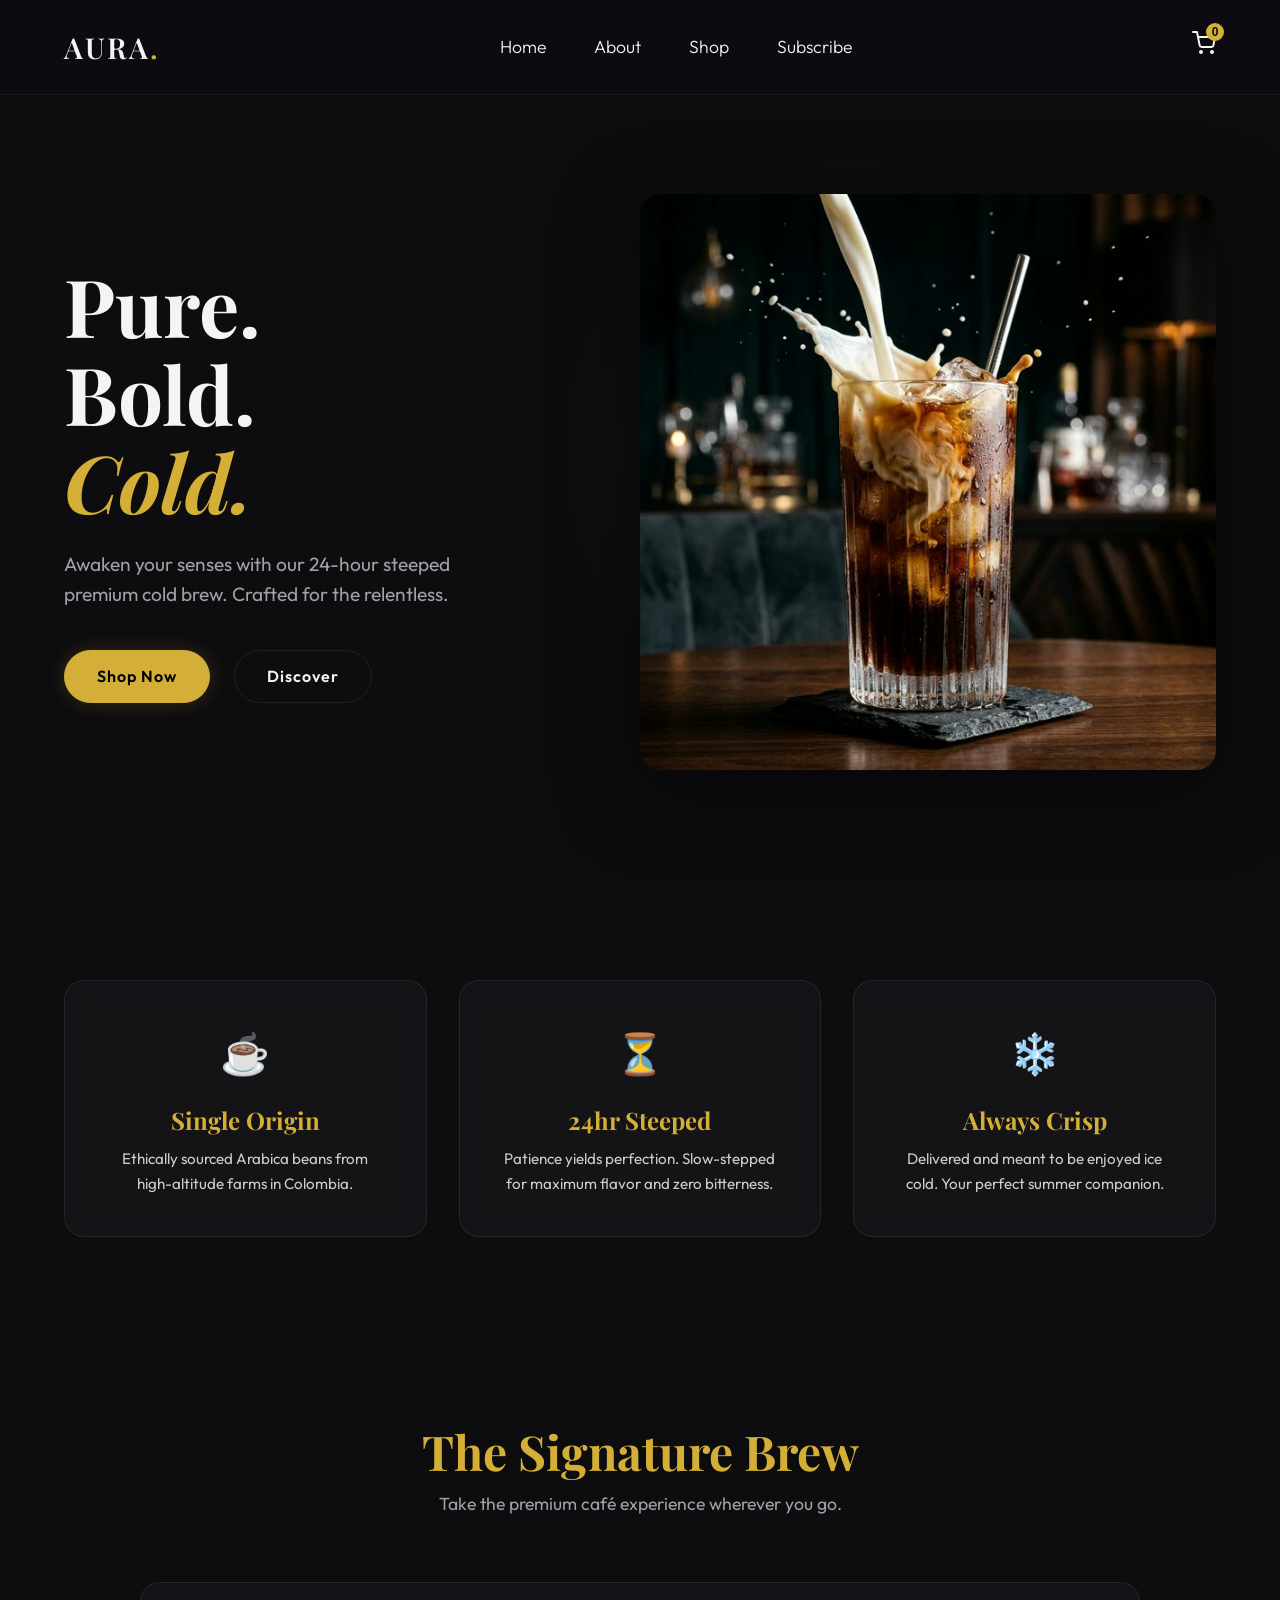
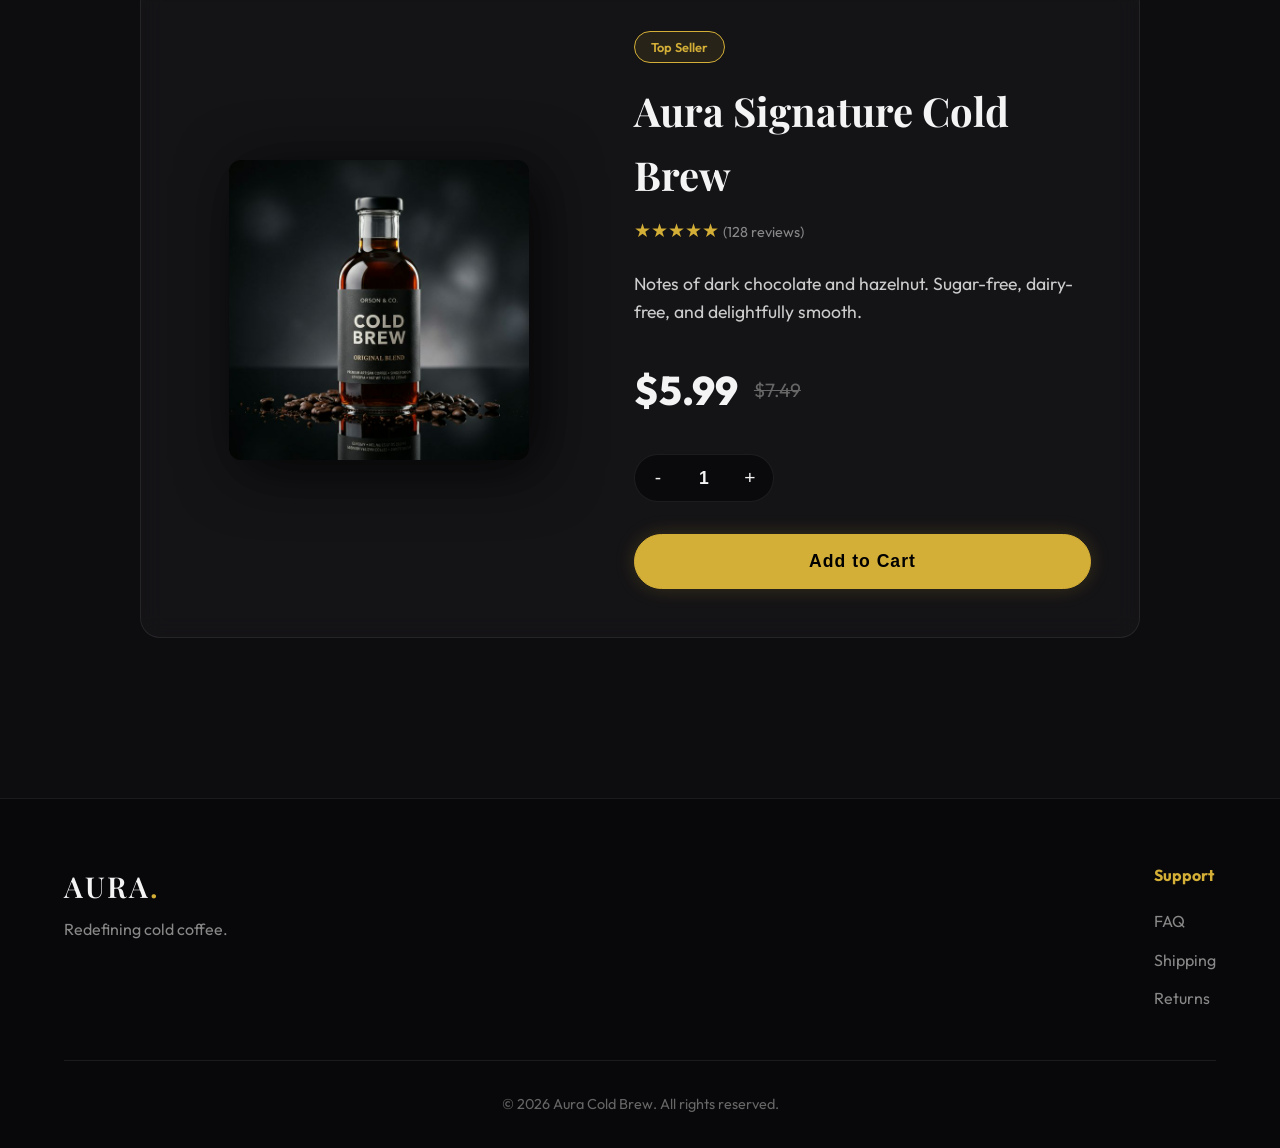
<file: index.html>
<!DOCTYPE html>
<html lang="en">
<head>
    <meta charset="UTF-8">
    <meta name="viewport" content="width=device-width, initial-scale=1.0">
    <title>Aura Cold Brew | Premium Iced Coffee</title>
    <meta name="description" content="Experience the smooth, bold taste of Aura premium cold brew coffee. Ready to drink, delicately crafted.">
    <link rel="stylesheet" href="styles.css">
    <link rel="preconnect" href="https://fonts.googleapis.com">
    <link rel="preconnect" href="https://fonts.gstatic.com" crossorigin>
    <link href="https://fonts.googleapis.com/css2?family=Outfit:wght@300;400;600;800&family=Playfair+Display:ital,wght@0,600;1,600&display=swap" rel="stylesheet">
    
    <!-- Google tag (gtag.js) -->
    <script async src="https://www.googletagmanager.com/gtag/js?id=G-XC15D5XS8V"></script>
    <script>
      window.dataLayer = window.dataLayer || [];
      function gtag(){dataLayer.push(arguments);}
      gtag('js', new Date());

      gtag('config', 'G-XC15D5XS8V');
    </script>
</head>
<body>
    <nav class="navbar">
        <div class="logo"><a href="index.html" style="text-decoration: none; color: inherit;">AURA<span>.</span></a></div>
        <ul class="nav-links">
            <li><a href="#home">Home</a></li>
            <li><a href="#about">About</a></li>
            <li><a href="#shop">Shop</a></li>
            <li><a href="subscribe.html">Subscribe</a></li>
        </ul>
        <div class="nav-actions">
            <button class="cart-btn" id="cartBtn" aria-label="Open Cart" onclick="window.location.href='cart.html'">
                <svg width="24" height="24" viewBox="0 0 24 24" fill="none" stroke="currentColor" stroke-width="2" stroke-linecap="round" stroke-linejoin="round"><circle cx="9" cy="21" r="1"></circle><circle cx="20" cy="21" r="1"></circle><path d="M1 1h4l2.68 13.39a2 2 0 0 0 2 1.61h9.72a2 2 0 0 0 2-1.61L23 6H6"></path></svg>
                <span class="cart-count">0</span>
            </button>
        </div>
    </nav>

    <main>
        <section id="home" class="hero">
            <div class="hero-content text-reveal">
                <h1>Pure.<br>Bold.<br><span>Cold.</span></h1>
                <p>Awaken your senses with our 24-hour steeped premium cold brew. Crafted for the relentless.</p>
                <div class="hero-buttons">
                    <a href="#shop" class="btn btn-primary">Shop Now</a>
                    <a href="#about" class="btn btn-secondary">Discover</a>
                </div>
            </div>
            <div class="hero-image-wrapper image-reveal">
                <img src="assets/hero.png" alt="Aura Cold Coffee Splash" class="hero-image">
                <div class="glow-effect"></div>
            </div>
        </section>

        <section id="about" class="features">
            <div class="feature-card glass">
                <div class="icon">☕</div>
                <h3>Single Origin</h3>
                <p>Ethically sourced Arabica beans from high-altitude farms in Colombia.</p>
            </div>
            <div class="feature-card glass">
                <div class="icon">⏳</div>
                <h3>24hr Steeped</h3>
                <p>Patience yields perfection. Slow-stepped for maximum flavor and zero bitterness.</p>
            </div>
            <div class="feature-card glass">
                <div class="icon">❄️</div>
                <h3>Always Crisp</h3>
                <p>Delivered and meant to be enjoyed ice cold. Your perfect summer companion.</p>
            </div>
        </section>

        <section id="shop" class="product-showcase">
            <div class="showcase-header">
                <h2>The Signature Brew</h2>
                <p>Take the premium café experience wherever you go.</p>
            </div>
            
            <div class="product-container glass">
                <div class="product-image">
                    <img src="assets/bottle.png" alt="Aura Cold Brew Bottle">
                </div>
                <div class="product-details">
                    <div class="product-badge">Top Seller</div>
                    <h3>Aura Signature Cold Brew</h3>
                    <div class="product-rating">
                        ★★★★★ <span>(128 reviews)</span>
                    </div>
                    <p class="product-desc">Notes of dark chocolate and hazelnut. Sugar-free, dairy-free, and delightfully smooth.</p>
                    <div class="product-price">$5.99 <span class="original-price">$7.49</span></div>
                    
                    <div class="quantity-selector">
                        <button class="qty-btn minus" aria-label="Decrease quantity">-</button>
                        <input type="number" id="qtyInput" value="1" min="1" max="20" aria-label="Quantity">
                        <button class="qty-btn plus" aria-label="Increase quantity">+</button>
                    </div>
                    
                    <button class="btn btn-primary add-to-cart-btn" id="addToCartBtn">
                        Add to Cart
                    </button>
                </div>
            </div>
        </section>
    </main>

    <footer class="footer">
        <div class="footer-content">
            <div class="footer-brand">
                <div class="logo">AURA<span>.</span></div>
                <p>Redefining cold coffee.</p>
            </div>
            <div class="footer-links">
                <h4>Support</h4>
                <a href="#">FAQ</a>
                <a href="#">Shipping</a>
                <a href="#">Returns</a>
            </div>
        </div>
        <div class="footer-bottom">
            <p>&copy; 2026 Aura Cold Brew. All rights reserved.</p>
        </div>
    </footer>

    <!-- Simple Cart Toast -->
    <div id="toast" class="toast">Added to cart successfully!</div>

    <script src="script.js"></script>
</body>
</html>
</file>
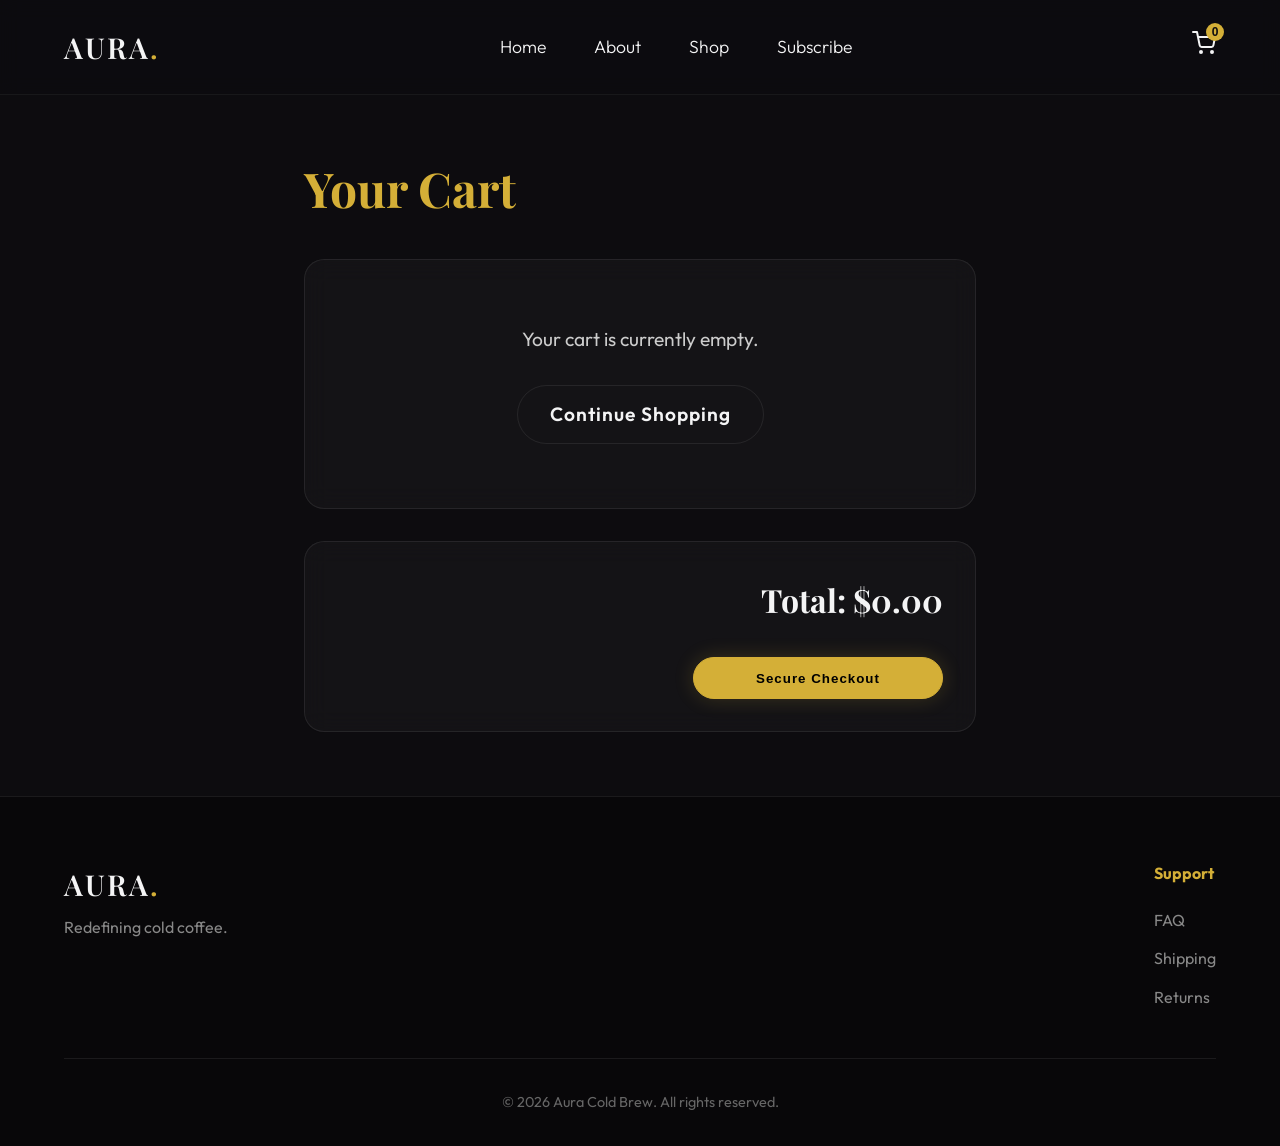
<file: cart.html>
<!DOCTYPE html>
<html lang="en">
<head>
    <meta charset="UTF-8">
    <meta name="viewport" content="width=device-width, initial-scale=1.0">
    <title>Your Cart | Aura Cold Brew</title>
    <link rel="stylesheet" href="styles.css">
    <link href="https://fonts.googleapis.com/css2?family=Outfit:wght@300;400;600;800&family=Playfair+Display:ital,wght@0,600;1,600&display=swap" rel="stylesheet">
</head>
<body>
    <nav class="navbar">
        <div class="logo"><a href="index.html" style="text-decoration: none; color: inherit;">AURA<span>.</span></a></div>
        <ul class="nav-links">
            <li><a href="index.html#home">Home</a></li>
            <li><a href="index.html#about">About</a></li>
            <li><a href="index.html#shop">Shop</a></li>
            <li><a href="subscribe.html">Subscribe</a></li>
        </ul>
        <div class="nav-actions">
            <button class="cart-btn" id="cartBtn" aria-label="Open Cart" onclick="window.location.href='cart.html'">
                <svg width="24" height="24" viewBox="0 0 24 24" fill="none" stroke="currentColor" stroke-width="2" stroke-linecap="round" stroke-linejoin="round"><circle cx="9" cy="21" r="1"></circle><circle cx="20" cy="21" r="1"></circle><path d="M1 1h4l2.68 13.39a2 2 0 0 0 2 1.61h9.72a2 2 0 0 0 2-1.61L23 6H6"></path></svg>
                <span class="cart-count">0</span>
            </button>
        </div>
    </nav>

    <main style="padding-top: 150px; min-height: 80vh; max-width: 800px; margin: 0 auto; padding-left: 5%; padding-right: 5%;">
        <h1 style="margin-bottom: 2rem; font-size: 3rem; color: var(--accent-color);">Your Cart</h1>
        <div id="cartItemsContainer" class="glass" style="padding: 2rem; margin-bottom: 2rem;">
            <!-- Cart items injected here via JS -->
        </div>
        <div class="cart-summary glass" style="padding: 2rem; text-align: right;">
            <h2 style="font-size: 2rem; margin-bottom: 1rem;">Total: $<span id="cartTotalDisplay">0.00</span></h2>
            <button class="btn btn-primary" style="margin-top: 1rem; width: 100%; max-width: 250px;">Secure Checkout</button>
        </div>
    </main>

    <footer class="footer">
        <div class="footer-content">
            <div class="footer-brand">
                <div class="logo">AURA<span>.</span></div>
                <p>Redefining cold coffee.</p>
            </div>
            <div class="footer-links">
                <h4>Support</h4>
                <a href="#">FAQ</a>
                <a href="#">Shipping</a>
                <a href="#">Returns</a>
            </div>
        </div>
        <div class="footer-bottom">
            <p>&copy; 2026 Aura Cold Brew. All rights reserved.</p>
        </div>
    </footer>

    <script src="script.js"></script>
    <script>
        document.addEventListener('DOMContentLoaded', () => {
            const cartItemsContainer = document.getElementById('cartItemsContainer');
            const cartTotalDisplay = document.getElementById('cartTotalDisplay');
            let currentCart = JSON.parse(localStorage.getItem('auraCart')) || [];

            function renderCart() {
                cartItemsContainer.innerHTML = '';
                let total = 0;

                if (currentCart.length === 0) {
                    cartItemsContainer.innerHTML = '<p style="color: #ccc; text-align: center; font-size: 1.2rem; padding: 2rem;">Your cart is currently empty. <br><br> <a href="index.html#shop" class="btn btn-secondary">Continue Shopping</a></p>';
                    cartTotalDisplay.textContent = '0.00';
                    return;
                }

                currentCart.forEach((item, index) => {
                    total += item.price * item.quantity;
                    cartItemsContainer.innerHTML += `
                        <div style="display: flex; justify-content: space-between; align-items: center; border-bottom: 1px solid var(--glass-border); padding: 1.5rem 0;">
                            <div style="display: flex; align-items: center; gap: 1.5rem;">
                                <img src="${item.image}" alt="${item.name}" style="width: 70px; height: auto; border-radius: 8px;">
                                <div>
                                    <h3 style="font-size: 1.3rem; margin-bottom: 0.5rem;">${item.name}</h3>
                                    <p style="color: #aaa; margin: 0; font-family: 'Outfit', sans-serif;">$${item.price.toFixed(2)} x ${item.quantity}</p>
                                </div>
                            </div>
                            <button class="btn btn-secondary" onclick="removeItem(${index})" style="padding: 0.5rem 1rem; font-size: 0.9rem;">Remove</button>
                        </div>
                    `;
                });
                cartTotalDisplay.textContent = total.toFixed(2);
            }

            window.removeItem = function(index) {
                currentCart.splice(index, 1);
                localStorage.setItem('auraCart', JSON.stringify(currentCart));
                window.location.reload();
            }

            renderCart();
        });
    </script>
</body>
</html>
</file>
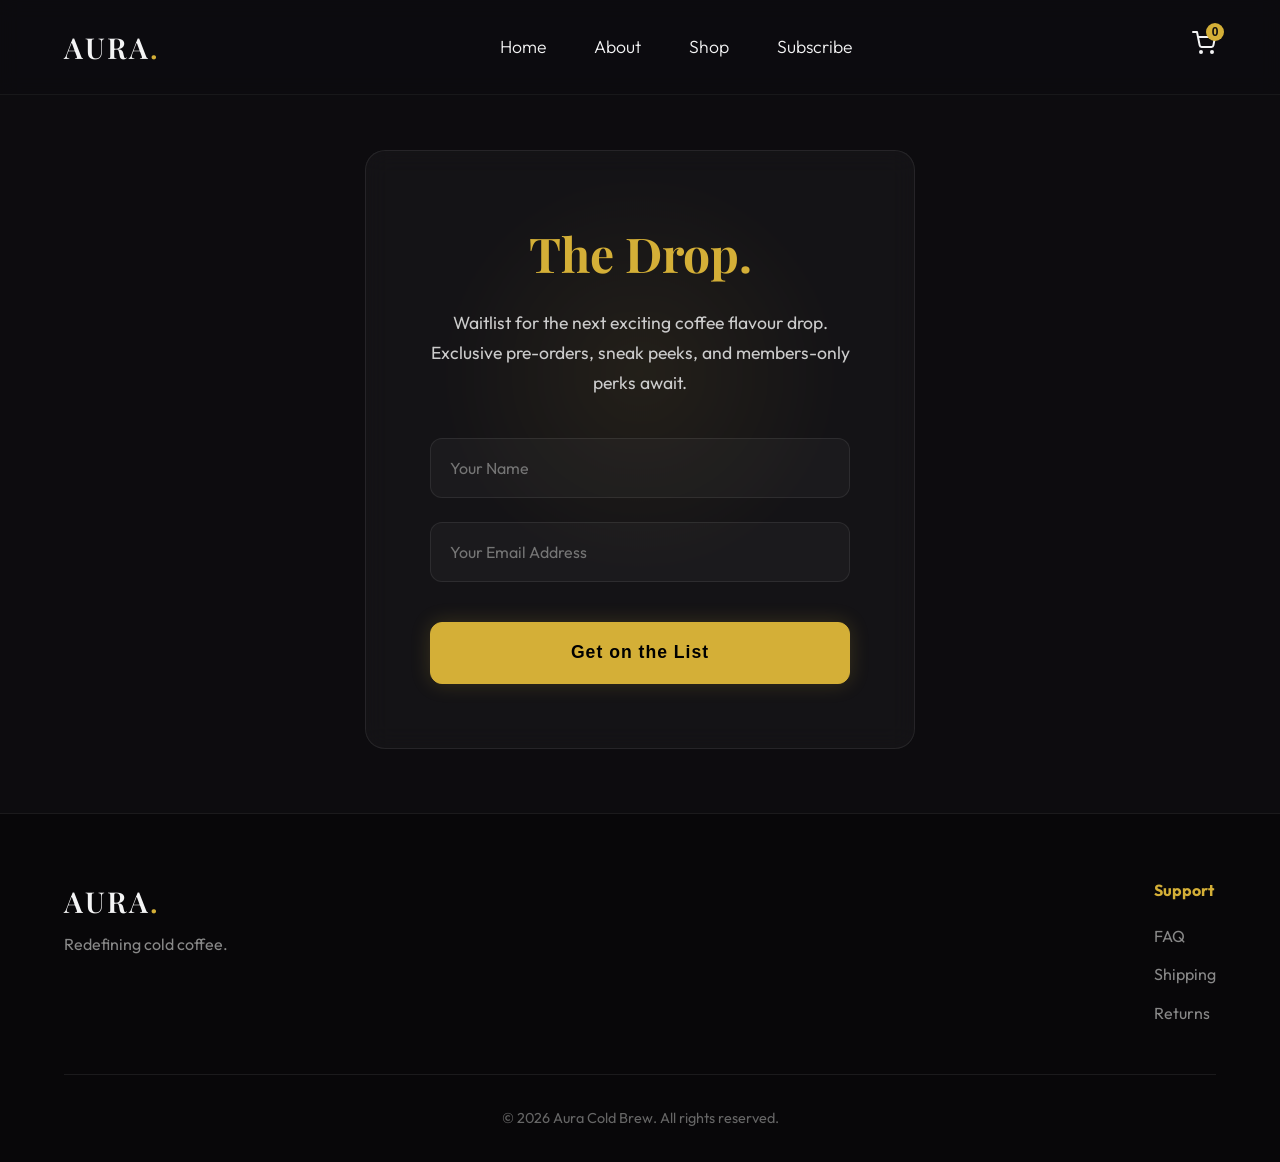
<file: subscribe.html>
<!DOCTYPE html>
<html lang="en">
<head>
    <meta charset="UTF-8">
    <meta name="viewport" content="width=device-width, initial-scale=1.0">
    <title>Subscribe | Aura Cold Brew</title>
    <link rel="stylesheet" href="styles.css">
    <link href="https://fonts.googleapis.com/css2?family=Outfit:wght@300;400;600;800&family=Playfair+Display:ital,wght@0,600;1,600&display=swap" rel="stylesheet">
</head>
<body>
    <nav class="navbar">
        <div class="logo"><a href="index.html" style="text-decoration: none; color: inherit;">AURA<span>.</span></a></div>
        <ul class="nav-links">
            <li><a href="index.html#home">Home</a></li>
            <li><a href="index.html#about">About</a></li>
            <li><a href="index.html#shop">Shop</a></li>
            <li><a href="subscribe.html">Subscribe</a></li>
        </ul>
        <div class="nav-actions">
            <button class="cart-btn" id="cartBtn" aria-label="Open Cart" onclick="window.location.href='cart.html'">
                <svg width="24" height="24" viewBox="0 0 24 24" fill="none" stroke="currentColor" stroke-width="2" stroke-linecap="round" stroke-linejoin="round"><circle cx="9" cy="21" r="1"></circle><circle cx="20" cy="21" r="1"></circle><path d="M1 1h4l2.68 13.39a2 2 0 0 0 2 1.61h9.72a2 2 0 0 0 2-1.61L23 6H6"></path></svg>
                <span class="cart-count">0</span>
            </button>
        </div>
    </nav>

    <main style="padding-top: 150px; min-height: 80vh; display: flex; justify-content: center; align-items: center; padding-left: 5%; padding-right: 5%; position: relative;">
        <!-- decorative background -->
        <div style="position: absolute; width: 400px; height: 400px; background: radial-gradient(circle, rgba(212,175,55,0.08) 0%, rgba(13,12,15,0) 70%); top: 50%; left: 50%; transform: translate(-50%, -50%); z-index: -1;"></div>
        
        <div class="subscribe-container glass" style="max-width: 550px; width: 100%; padding: 4rem; text-align: center; border-radius: 20px;">
            <h2 style="font-size: 3rem; color: var(--accent-color); margin-bottom: 1rem;">The Drop.</h2>
            <p style="color: #ccc; margin-bottom: 2.5rem; font-size: 1.1rem; line-height: 1.7;">Waitlist for the next exciting coffee flavour drop. Exclusive pre-orders, sneak peeks, and members-only perks await.</p>
            <form onsubmit="event.preventDefault(); document.getElementById('formSuccess').style.display='block'; this.reset();" style="display: flex; flex-direction: column; gap: 1.5rem;">
                <input type="text" placeholder="Your Name" required style="padding: 1.2rem; border-radius: 12px; border: 1px solid var(--glass-border); background: rgba(255,255,255,0.03); color: #fff; font-family: inherit; font-size: 1rem; transition: border 0.3s; outline: none;" onfocus="this.style.borderColor='var(--accent-color)'" onblur="this.style.borderColor='var(--glass-border)'">
                <input type="email" placeholder="Your Email Address" required style="padding: 1.2rem; border-radius: 12px; border: 1px solid var(--glass-border); background: rgba(255,255,255,0.03); color: #fff; font-family: inherit; font-size: 1rem; transition: border 0.3s; outline: none;" onfocus="this.style.borderColor='var(--accent-color)'" onblur="this.style.borderColor='var(--glass-border)'">
                <button type="submit" class="btn btn-primary" style="margin-top: 1rem; padding: 1.2rem; font-size: 1.1rem; border-radius: 12px;">Get on the List</button>
            </form>
            <p id="formSuccess" style="display: none; color: #4caf50; margin-top: 2rem; font-weight: 600; font-size: 1.1rem;">You're on the list. We'll be in touch soon!</p>
        </div>
    </main>

    <footer class="footer">
        <div class="footer-content">
            <div class="footer-brand">
                <div class="logo">AURA<span>.</span></div>
                <p>Redefining cold coffee.</p>
            </div>
            <div class="footer-links">
                <h4>Support</h4>
                <a href="#">FAQ</a>
                <a href="#">Shipping</a>
                <a href="#">Returns</a>
            </div>
        </div>
        <div class="footer-bottom">
            <p>&copy; 2026 Aura Cold Brew. All rights reserved.</p>
        </div>
    </footer>

    <script src="script.js"></script>
</body>
</html>
</file>
<file: styles.css>
:root {
    --bg-color: #0d0c0f;
    --text-color: #f4f4f5;
    --accent-color: #d4af37;
    --accent-hover: #b8962c;
    --glass-bg: rgba(255, 255, 255, 0.03);
    --glass-border: rgba(255, 255, 255, 0.08);
}

* {
    margin: 0;
    padding: 0;
    box-sizing: border-box;
    scroll-behavior: smooth;
}

body {
    font-family: 'Outfit', sans-serif;
    background-color: var(--bg-color);
    color: var(--text-color);
    line-height: 1.6;
    overflow-x: hidden;
}

h1, h2, h3, .logo {
    font-family: 'Playfair Display', serif;
}

/* Animations */
@keyframes fadeIn {
    from { opacity: 0; transform: translateY(20px); }
    to { opacity: 1; transform: translateY(0); }
}

@keyframes float {
    0% { transform: translateY(0px) rotate(0deg); }
    50% { transform: translateY(-15px) rotate(2deg); }
    100% { transform: translateY(0px) rotate(0deg); }
}

.glass {
    background: var(--glass-bg);
    backdrop-filter: blur(12px);
    -webkit-backdrop-filter: blur(12px);
    border: 1px solid var(--glass-border);
    border-radius: 20px;
}

/* Navbar */
.navbar {
    position: fixed;
    top: 0;
    width: 100%;
    display: flex;
    flex-wrap: wrap;
    justify-content: space-between;
    align-items: center;
    padding: 1.5rem 5%;
    z-index: 1000;
    background: rgba(13, 12, 15, 0.8);
    backdrop-filter: blur(10px);
    border-bottom: 1px solid rgba(255, 255, 255, 0.05);
    transition: all 0.3s ease;
    gap: 0.5rem;
}

.logo {
    font-size: 1.8rem;
    font-weight: 600;
    letter-spacing: 2px;
}
.logo span { color: var(--accent-color); }

.nav-links {
    display: flex;
    list-style: none;
    gap: 3rem;
    flex-wrap: wrap;
}

.nav-links a {
    color: var(--text-color);
    text-decoration: none;
    font-weight: 300;
    font-size: 1.1rem;
    transition: color 0.3s ease;
    position: relative;
}

.nav-links a::after {
    content: '';
    position: absolute;
    width: 0;
    height: 1px;
    bottom: -4px;
    left: 0;
    background-color: var(--accent-color);
    transition: width 0.3s ease;
}

.nav-links a:hover { color: var(--accent-color); }
.nav-links a:hover::after { width: 100%; }

.cart-btn {
    background: transparent;
    border: none;
    color: var(--text-color);
    cursor: pointer;
    position: relative;
    transition: transform 0.2s ease;
}
.cart-btn:hover {
    transform: scale(1.1);
    color: var(--accent-color);
}
.cart-count {
    position: absolute;
    top: -8px;
    right: -8px;
    background: var(--accent-color);
    color: var(--bg-color);
    font-size: 0.75rem;
    font-weight: 600;
    width: 18px;
    height: 18px;
    border-radius: 50%;
    display: flex;
    justify-content: center;
    align-items: center;
}

/* Button Styles */
.btn {
    display: inline-block;
    padding: 0.8rem 2rem;
    border-radius: 30px;
    text-decoration: none;
    font-weight: 600;
    transition: all 0.3s ease;
    cursor: pointer;
    letter-spacing: 1px;
}

.btn-primary {
    background: var(--accent-color);
    color: #000;
    border: 1px solid var(--accent-color);
    box-shadow: 0 0 20px rgba(212, 175, 55, 0.2);
}

.btn-primary:hover {
    background: var(--accent-hover);
    box-shadow: 0 0 30px rgba(212, 175, 55, 0.4);
    transform: translateY(-2px);
}

.btn-secondary {
    background: transparent;
    color: var(--text-color);
    border: 1px solid var(--glass-border);
}
.btn-secondary:hover {
    border-color: var(--accent-color);
    color: var(--accent-color);
}

/* Hero Section */
.hero {
    min-height: 100vh;
    display: flex;
    align-items: center;
    justify-content: space-between;
    padding: 8rem 5% 4rem;
    position: relative;
}

.hero::before {
    content: '';
    position: absolute;
    width: 600px;
    height: 600px;
    background: radial-gradient(circle, rgba(212,175,55,0.08) 0%, rgba(13,12,15,0) 70%);
    top: 50%;
    right: 10%;
    transform: translateY(-50%);
    z-index: -1;
}

.hero-content {
    flex: 1;
    max-width: 600px;
    z-index: 2;
    animation: fadeIn 1s forwards ease-out;
}

.hero-content h1 {
    font-size: 5rem;
    line-height: 1.1;
    margin-bottom: 1.5rem;
}
.hero-content h1 span {
    color: var(--accent-color);
    font-style: italic;
}

.hero-content p {
    font-size: 1.2rem;
    color: #a0a0a5;
    margin-bottom: 2.5rem;
    max-width: 450px;
}

.hero-buttons {
    display: flex;
    gap: 1.5rem;
}

.hero-image-wrapper {
    flex: 1;
    position: relative;
    display: flex;
    justify-content: center;
    align-items: center;
    height: 600px;
}

.hero-image {
    max-width: 100%;
    max-height: 110%;
    object-fit: contain;
    animation: float 6s ease-in-out infinite;
    filter: drop-shadow(0 20px 40px rgba(0,0,0,0.5));
    border-radius: 20px;
}

/* Features */
.features {
    display: grid;
    grid-template-columns: repeat(3, 1fr);
    gap: 2rem;
    padding: 5rem 5%;
}

.feature-card {
    padding: 2.5rem;
    text-align: center;
    transition: transform 0.3s ease, background 0.3s ease;
}

.feature-card:hover {
    transform: translateY(-10px);
    background: rgba(255, 255, 255, 0.05);
}

.feature-card .icon {
    font-size: 2.5rem;
    margin-bottom: 1rem;
}
.feature-card h3 {
    font-size: 1.5rem;
    margin-bottom: 0.5rem;
    color: var(--accent-color);
}
.feature-card p {
    color: #ccc;
    font-size: 0.95rem;
}

/* Showcase Section */
.product-showcase {
    padding: 6rem 5%;
}

.showcase-header {
    text-align: center;
    margin-bottom: 4rem;
}
.showcase-header h2 {
    font-size: 3rem;
    color: var(--accent-color);
}
.showcase-header p {
    color: #a0a0a5;
    font-size: 1.1rem;
}

.product-container {
    display: flex;
    align-items: center;
    max-width: 1000px;
    margin: 0 auto;
    padding: 3rem;
    gap: 4rem;
}

.product-image {
    flex: 1;
    display: flex;
    justify-content: center;
}
.product-image img {
    max-width: 300px;
    filter: drop-shadow(10px 10px 30px rgba(0,0,0,0.8));
    animation: float 8s ease-in-out infinite reverse;
    border-radius: 12px;
}

.product-details {
    flex: 1.2;
}

.product-badge {
    background: rgba(212, 175, 55, 0.1);
    color: var(--accent-color);
    padding: 0.3rem 1rem;
    border-radius: 20px;
    display: inline-block;
    font-size: 0.8rem;
    font-weight: 600;
    margin-bottom: 1rem;
    border: 1px solid var(--accent-color);
}

.product-details h3 {
    font-size: 2.5rem;
    margin-bottom: 0.5rem;
}

.product-rating {
    color: var(--accent-color);
    margin-bottom: 1.5rem;
    font-size: 1.2rem;
}
.product-rating span {
    color: #888;
    font-size: 0.9rem;
    font-family: 'Outfit', sans-serif;
}

.product-desc {
    color: #ccc;
    margin-bottom: 2rem;
    font-size: 1.1rem;
}

.product-price {
    font-size: 2.5rem;
    font-weight: 800;
    color: var(--text-color);
    margin-bottom: 2rem;
    display: flex;
    align-items: center;
    gap: 1rem;
}

.original-price {
    font-size: 1.2rem;
    text-decoration: line-through;
    color: #666;
    font-weight: 400;
}

.quantity-selector {
    display: flex;
    align-items: center;
    gap: 1rem;
    margin-bottom: 2rem;
    background: rgba(0,0,0,0.5);
    padding: 0.5rem;
    border-radius: 30px;
    width: fit-content;
    border: 1px solid var(--glass-border);
}

.qty-btn {
    background: transparent;
    border: none;
    color: var(--text-color);
    font-size: 1.2rem;
    cursor: pointer;
    width: 30px;
    height: 30px;
    border-radius: 50%;
    transition: background 0.2s;
}

.qty-btn:hover {
    background: rgba(255,255,255,0.1);
}

.quantity-selector input {
    background: transparent;
    border: none;
    color: var(--text-color);
    font-size: 1.1rem;
    width: 30px;
    text-align: center;
    font-weight: 600;
}
.quantity-selector input:focus { outline: none; }
/* Remove default arrows for number input */
.quantity-selector input::-webkit-outer-spin-button,
.quantity-selector input::-webkit-inner-spin-button {
    -webkit-appearance: none;
    margin: 0;
}

.add-to-cart-btn {
    width: 100%;
    font-size: 1.1rem;
    padding: 1rem;
}

/* Footer */
.footer {
    background: #080709;
    padding: 4rem 5% 2rem;
    margin-top: 4rem;
    border-top: 1px solid var(--glass-border);
}

.footer-content {
    display: flex;
    justify-content: space-between;
    margin-bottom: 3rem;
}

.footer-brand p {
    color: #888;
    margin-top: 0.5rem;
}

.footer-links {
    display: flex;
    flex-direction: column;
    gap: 0.8rem;
}
.footer-links h4 { color: var(--accent-color); margin-bottom: 0.5rem; }
.footer-links a { color: #888; text-decoration: none; transition: color 0.2s; }
.footer-links a:hover { color: var(--text-color); }

.footer-bottom {
    text-align: center;
    color: #666;
    font-size: 0.9rem;
    padding-top: 2rem;
    border-top: 1px solid var(--glass-border);
}

/* Toast Notification */
.toast {
    position: fixed;
    bottom: 30px;
    right: 30px;
    background: #1a1a1a;
    color: var(--accent-color);
    padding: 1rem 2rem;
    border-radius: 8px;
    border-left: 4px solid var(--accent-color);
    box-shadow: 0 10px 30px rgba(0,0,0,0.5);
    transform: translateX(150%);
    transition: transform 0.3s cubic-bezier(0.68, -0.55, 0.265, 1.55);
    z-index: 2000;
    font-weight: 600;
}
.toast.show { transform: translateX(0); }

/* Responsive */
@media (max-width: 900px) {
    .features { grid-template-columns: 1fr; }
    .product-container { flex-direction: column; text-align: center; }
    .hero { flex-direction: column; text-align: center; padding-top: 6rem; }
    .hero-buttons { justify-content: center; }
    .nav-links { gap: 1.2rem; }
    .nav-links a { font-size: 0.9rem; }
    .quantity-selector { margin: 0 auto 2rem; }
    .hero-content h1 { font-size: 3.5rem; }
}

@media (max-width: 480px) {
    .navbar { padding: 0.8rem 5%; }
    .nav-links { gap: 0.8rem; width: 100%; justify-content: center; padding: 0.4rem 0; }
    .nav-links a { font-size: 0.85rem; }
    .logo { font-size: 1.4rem; }
    .hero-content h1 { font-size: 2.8rem; }
}
</file>
